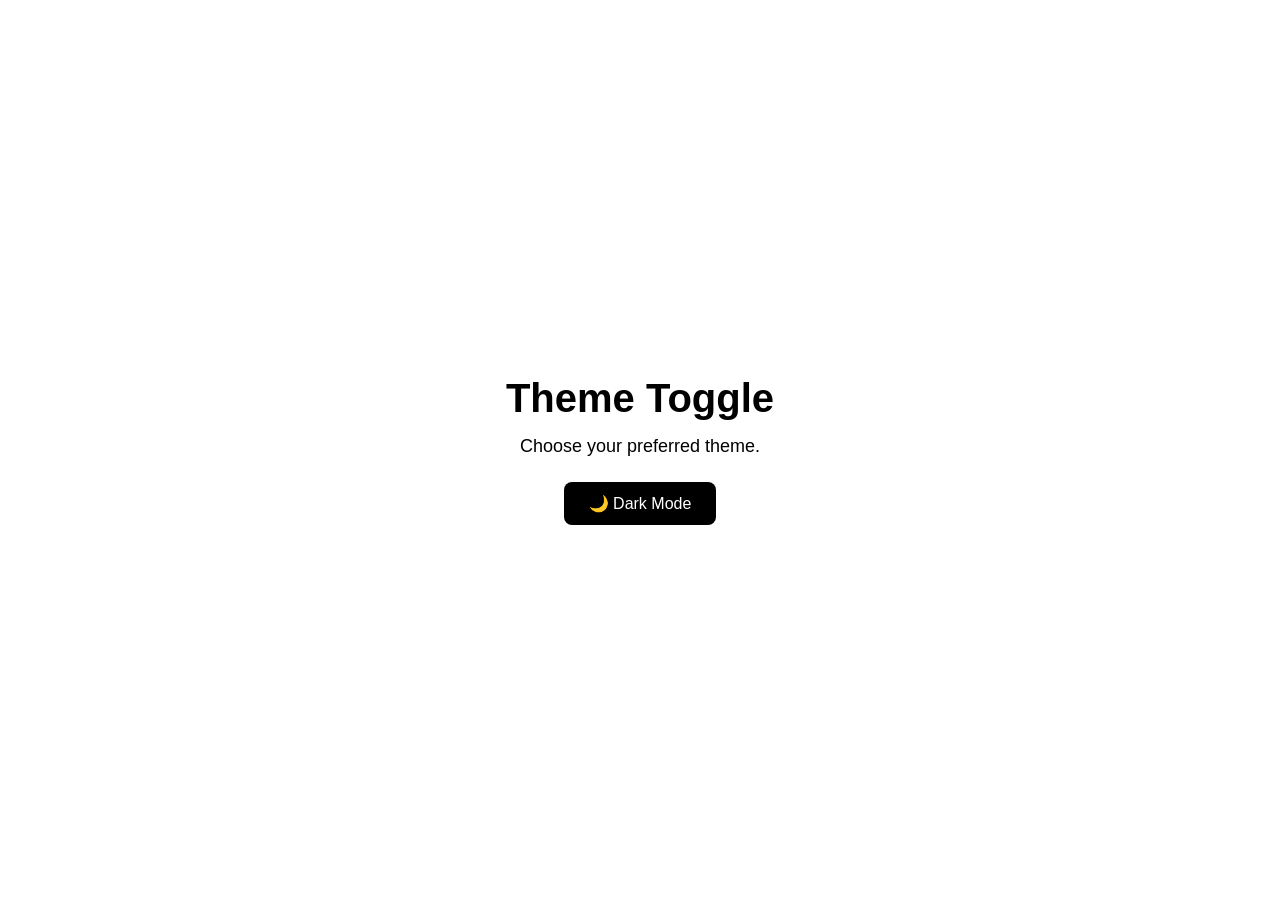
<file: DOM/index.html>
<!DOCTYPE html>
<html lang="en">
<head>
    <meta charset="UTF-8">
    <meta name="viewport" content="width=device-width, initial-scale=1.0">
    <title>Theme Toggle</title>
    <link rel="stylesheet" href="style.css">
</head>
<body>

    <div class="container">
        <h1>Theme Toggle</h1>

        <p>
            Choose your preferred theme.
        </p>

        <button id="themeBtn">🌙 Dark Mode</button>
    </div>

    <script src="script.js"></script>
</body>
</html>
</file>
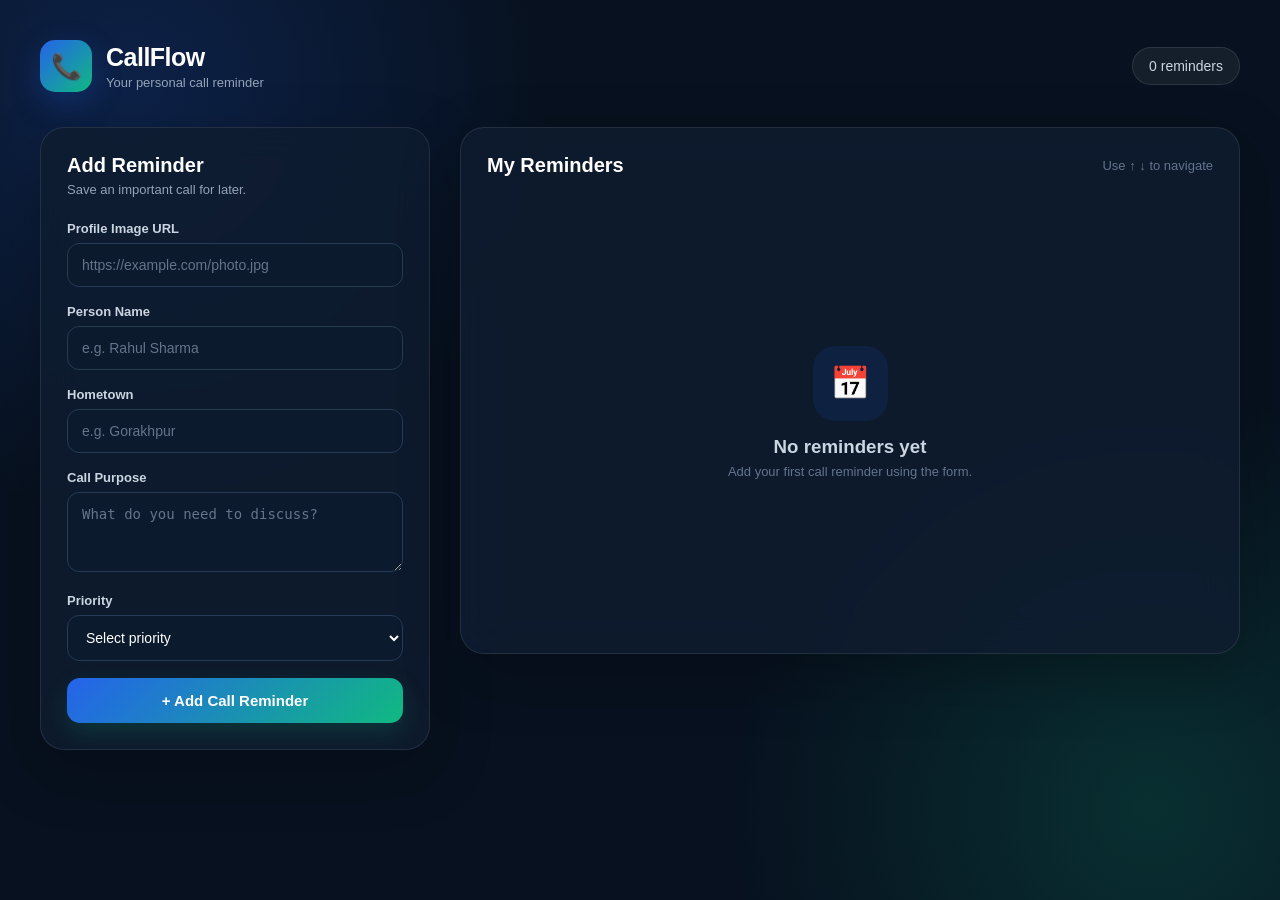
<file: callup.html>
<!DOCTYPE html>
<html lang="en">
<head>
    <meta charset="UTF-8">
    <meta name="viewport" content="width=device-width, initial-scale=1.0">
    <title>CallFlow — Call Reminder</title>

    <style>
        /* =========================
           RESET
        ========================== */

        * {
            margin: 0;
            padding: 0;
            box-sizing: border-box;
        }

        /* =========================
           BODY
        ========================== */

        body {
            min-height: 100vh;
            font-family: Inter, Arial, sans-serif;

            background:
                radial-gradient(circle at 10% 10%, rgba(37, 99, 235, 0.20), transparent 30%),
                radial-gradient(circle at 90% 90%, rgba(16, 185, 129, 0.18), transparent 30%),
                #07111f;

            color: white;
            padding: 40px 20px;
        }

        /* =========================
           MAIN CONTAINER
        ========================== */

        .app {
            width: 100%;
            max-width: 1200px;
            margin: auto;
        }

        /* =========================
           HEADER
        ========================== */

        .header {
            display: flex;
            justify-content: space-between;
            align-items: center;
            margin-bottom: 35px;
        }

        .logo-area {
            display: flex;
            align-items: center;
            gap: 14px;
        }

        .logo {
            width: 52px;
            height: 52px;

            display: flex;
            justify-content: center;
            align-items: center;

            border-radius: 15px;

            background: linear-gradient(
                135deg,
                #2563eb,
                #10b981
            );

            font-size: 25px;

            box-shadow:
                0 10px 30px rgba(37, 99, 235, 0.25);
        }

        .logo-text h1 {
            font-size: 25px;
            letter-spacing: -0.5px;
        }

        .logo-text p {
            color: #94a3b8;
            font-size: 13px;
            margin-top: 3px;
        }

        .counter {
            padding: 10px 16px;
            border-radius: 30px;

            background: rgba(255, 255, 255, 0.06);
            border: 1px solid rgba(255, 255, 255, 0.10);

            color: #cbd5e1;
            font-size: 14px;
        }

        /* =========================
           LAYOUT
        ========================== */

        .layout {
            display: grid;
            grid-template-columns: 390px 1fr;
            gap: 30px;
            align-items: start;
        }

        /* =========================
           PANELS
        ========================== */

        .panel {
            background: rgba(15, 29, 48, 0.82);

            border: 1px solid rgba(255, 255, 255, 0.09);

            border-radius: 24px;

            padding: 26px;

            backdrop-filter: blur(18px);

            box-shadow:
                0 20px 60px rgba(0, 0, 0, 0.25);
        }

        .panel-title {
            margin-bottom: 24px;
        }

        .panel-title h2 {
            font-size: 20px;
            margin-bottom: 5px;
        }

        .panel-title p {
            color: #94a3b8;
            font-size: 13px;
        }

        /* =========================
           FORM
        ========================== */

        .form-group {
            margin-bottom: 17px;
        }

        label {
            display: block;
            margin-bottom: 7px;

            color: #cbd5e1;
            font-size: 13px;
            font-weight: 600;
        }

        input,
        textarea,
        select {
            width: 100%;

            padding: 13px 14px;

            border-radius: 12px;

            border: 1px solid #263b56;

            background: #0b1a2c;

            color: white;

            outline: none;

            font-size: 14px;

            transition: 0.25s;
        }

        textarea {
            resize: vertical;
            min-height: 80px;
        }

        input::placeholder,
        textarea::placeholder {
            color: #64748b;
        }

        input:focus,
        textarea:focus,
        select:focus {
            border-color: #10b981;

            box-shadow:
                0 0 0 3px rgba(16, 185, 129, 0.12);
        }

        select {
            cursor: pointer;
        }

        option {
            background: #0b1a2c;
        }

        /* =========================
           ERROR MESSAGE
        ========================== */

        .error {
            color: #fb7185;
            font-size: 12px;
            margin-top: 6px;
            display: none;
        }

        /* =========================
           BUTTON
        ========================== */

        .add-btn {
            width: 100%;

            border: none;
            border-radius: 13px;

            padding: 14px;

            color: white;

            font-size: 15px;
            font-weight: 700;

            cursor: pointer;

            background: linear-gradient(
                135deg,
                #2563eb,
                #10b981
            );

            box-shadow:
                0 10px 25px rgba(16, 185, 129, 0.18);

            transition: 0.25s;
        }

        .add-btn:hover {
            transform: translateY(-2px);

            box-shadow:
                0 14px 30px rgba(16, 185, 129, 0.25);
        }

        .add-btn:active {
            transform: translateY(0);
        }

        /* =========================
           RIGHT SECTION
        ========================== */

        .reminders-header {
            display: flex;
            justify-content: space-between;
            align-items: center;

            margin-bottom: 20px;
        }

        .reminders-header h2 {
            font-size: 20px;
        }

        .reminders-header span {
            color: #64748b;
            font-size: 13px;
        }

        /* =========================
           CARD STACK
        ========================== */

        .cards-area {
            min-height: 430px;

            display: flex;
            justify-content: center;
            align-items: center;

            position: relative;
        }

        .card {
            width: 100%;

            min-height: 360px;

            background:
                linear-gradient(
                    145deg,
                    rgba(20, 43, 70, 0.98),
                    rgba(10, 27, 45, 0.98)
                );

            border: 1px solid rgba(255, 255, 255, 0.10);

            border-radius: 24px;

            padding: 30px;

            position: absolute;

            box-shadow:
                0 25px 70px rgba(0, 0, 0, 0.35);

            transition: 0.35s ease;
        }

        .card:nth-child(2) {
            transform: translateY(12px) scale(0.96);
            opacity: 0.55;
            z-index: 0;
        }

        .card:nth-child(3) {
            transform: translateY(22px) scale(0.92);
            opacity: 0.25;
            z-index: -1;
        }

        .card.active {
            transform: translateY(0) scale(1);
            opacity: 1;
            z-index: 5;
        }

        /* =========================
           CARD TOP
        ========================== */

        .card-top {
            display: flex;
            justify-content: space-between;
            align-items: flex-start;

            margin-bottom: 25px;
        }

        .person {
            display: flex;
            align-items: center;
            gap: 15px;
        }

        .avatar {
            width: 65px;
            height: 65px;

            border-radius: 18px;

            object-fit: cover;

            border: 2px solid rgba(16, 185, 129, 0.6);

            background: #12253c;
        }

        .person h3 {
            font-size: 21px;
            margin-bottom: 5px;
        }

        .person p {
            color: #94a3b8;
            font-size: 13px;
        }

        /* =========================
           PRIORITY
        ========================== */

        .priority {
            padding: 7px 11px;
            border-radius: 20px;

            font-size: 11px;
            font-weight: 700;

            text-transform: uppercase;
        }

        .priority.high {
            background: rgba(239, 68, 68, 0.12);
            color: #fb7185;
        }

        .priority.medium {
            background: rgba(245, 158, 11, 0.12);
            color: #fbbf24;
        }

        .priority.low {
            background: rgba(16, 185, 129, 0.12);
            color: #34d399;
        }

        /* =========================
           CARD DETAILS
        ========================== */

        .details {
            display: grid;
            grid-template-columns: 1fr 1fr;
            gap: 12px;

            margin-bottom: 25px;
        }

        .detail-box {
            padding: 15px;

            border-radius: 15px;

            background: rgba(255, 255, 255, 0.045);

            border: 1px solid rgba(255, 255, 255, 0.06);
        }

        .detail-box small {
            color: #64748b;
            display: block;
            margin-bottom: 5px;
            font-size: 11px;
        }

        .detail-box strong {
            color: #e2e8f0;
            font-size: 14px;
        }

        .purpose {
            padding: 17px;

            border-left: 3px solid #10b981;

            background: rgba(16, 185, 129, 0.05);

            border-radius: 10px;

            color: #cbd5e1;

            font-size: 14px;

            line-height: 1.6;

            margin-bottom: 22px;
        }

        /* =========================
           CARD ACTIONS
        ========================== */

        .card-actions {
            display: flex;
            justify-content: space-between;
            align-items: center;
        }

        .nav-buttons {
            display: flex;
            gap: 10px;
        }

        .nav-btn,
        .delete-btn {
            border: none;
            cursor: pointer;

            border-radius: 11px;

            padding: 10px 16px;

            font-size: 13px;
            font-weight: 600;

            transition: 0.2s;
        }

        .nav-btn {
            color: #dbeafe;
            background: #163457;
        }

        .nav-btn:hover {
            background: #1d4d7d;
            transform: translateY(-1px);
        }

        .delete-btn {
            background: rgba(239, 68, 68, 0.10);
            color: #fb7185;
        }

        .delete-btn:hover {
            background: rgba(239, 68, 68, 0.18);
        }

        /* =========================
           EMPTY STATE
        ========================== */

        .empty {
            text-align: center;
            color: #64748b;
        }

        .empty-icon {
            width: 75px;
            height: 75px;

            margin: 0 auto 15px;

            display: flex;
            justify-content: center;
            align-items: center;

            border-radius: 22px;

            background: rgba(37, 99, 235, 0.10);

            font-size: 32px;
        }

        .empty h3 {
            color: #cbd5e1;
            margin-bottom: 6px;
        }

        .empty p {
            font-size: 13px;
        }

        /* =========================
           RESPONSIVE
        ========================== */

        @media (max-width: 850px) {

            .layout {
                grid-template-columns: 1fr;
            }

            .cards-area {
                min-height: 450px;
            }
        }

        @media (max-width: 550px) {

            body {
                padding: 20px 12px;
            }

            .header {
                align-items: flex-start;
            }

            .counter {
                display: none;
            }

            .panel {
                padding: 20px;
            }

            .card {
                padding: 22px;
            }

            .details {
                grid-template-columns: 1fr;
            }

            .card-top {
                flex-direction: column;
                gap: 15px;
            }
        }
    </style>
</head>

<body>

    <div class="app">

        <!-- HEADER -->
        <header class="header">

            <div class="logo-area">

                <div class="logo">
                    📞
                </div>

                <div class="logo-text">
                    <h1>CallFlow</h1>
                    <p>Your personal call reminder</p>
                </div>

            </div>

            <div class="counter">
                <span id="countDisplay">0</span> reminders
            </div>

        </header>


        <div class="layout">

            <!-- =========================
                 FORM
            ========================== -->

            <section class="panel">

                <div class="panel-title">
                    <h2>Add Reminder</h2>
                    <p>Save an important call for later.</p>
                </div>


                <form id="reminderForm">

                    <!-- IMAGE -->
                    <div class="form-group">

                        <label for="image">
                            Profile Image URL
                        </label>

                        <input
                            type="url"
                            id="image"
                            placeholder="https://example.com/photo.jpg"
                        >

                        <div class="error" id="imageError">
                            Please enter a valid image URL.
                        </div>

                    </div>


                    <!-- NAME -->
                    <div class="form-group">

                        <label for="name">
                            Person Name
                        </label>

                        <input
                            type="text"
                            id="name"
                            placeholder="e.g. Rahul Sharma"
                        >

                        <div class="error" id="nameError">
                            Name is required.
                        </div>

                    </div>


                    <!-- HOMETOWN -->
                    <div class="form-group">

                        <label for="hometown">
                            Hometown
                        </label>

                        <input
                            type="text"
                            id="hometown"
                            placeholder="e.g. Gorakhpur"
                        >

                        <div class="error" id="hometownError">
                            Hometown is required.
                        </div>

                    </div>


                    <!-- PURPOSE -->
                    <div class="form-group">

                        <label for="purpose">
                            Call Purpose
                        </label>

                        <textarea
                            id="purpose"
                            placeholder="What do you need to discuss?"
                        ></textarea>

                        <div class="error" id="purposeError">
                            Please enter the call purpose.
                        </div>

                    </div>


                    <!-- PRIORITY -->
                    <div class="form-group">

                        <label for="priority">
                            Priority
                        </label>

                        <select id="priority">

                            <option value="">
                                Select priority
                            </option>

                            <option value="High">
                                🔴 High
                            </option>

                            <option value="Medium">
                                🟡 Medium
                            </option>

                            <option value="Low">
                                🟢 Low
                            </option>

                        </select>

                        <div class="error" id="priorityError">
                            Please select a priority.
                        </div>

                    </div>


                    <button
                        type="submit"
                        class="add-btn"
                    >
                        + Add Call Reminder
                    </button>

                </form>

            </section>


            <!-- =========================
                 REMINDERS
            ========================== -->

            <section class="panel">

                <div class="reminders-header">

                    <h2>My Reminders</h2>

                    <span>
                        Use ↑ ↓ to navigate
                    </span>

                </div>


                <div
                    class="cards-area"
                    id="cardsArea"
                ></div>

            </section>

        </div>

    </div>


    <script>

        /* =================================
           VARIABLES
        ================================= */

        const form = document.querySelector("#reminderForm");

        const cardsArea = document.querySelector("#cardsArea");

        const countDisplay =
            document.querySelector("#countDisplay");


        let reminders =
            JSON.parse(localStorage.getItem("callReminders")) || [];

        let currentIndex = 0;


        /* =================================
           SAVE TO LOCAL STORAGE
        ================================= */

        function saveReminders() {

            localStorage.setItem(
                "callReminders",
                JSON.stringify(reminders)
            );

        }


        /* =================================
           FORM VALIDATION
        ================================= */

        function validateForm() {

            let isValid = true;

            const image =
                document.querySelector("#image").value.trim();

            const name =
                document.querySelector("#name").value.trim();

            const hometown =
                document.querySelector("#hometown").value.trim();

            const purpose =
                document.querySelector("#purpose").value.trim();

            const priority =
                document.querySelector("#priority").value;


            // Hide all errors
            document.querySelectorAll(".error").forEach(error => {
                error.style.display = "none";
            });


            // Name
            if (name === "") {

                document.querySelector("#nameError")
                    .style.display = "block";

                isValid = false;
            }


            // Hometown
            if (hometown === "") {

                document.querySelector("#hometownError")
                    .style.display = "block";

                isValid = false;
            }


            // Purpose
            if (purpose === "") {

                document.querySelector("#purposeError")
                    .style.display = "block";

                isValid = false;
            }


            // Priority
            if (priority === "") {

                document.querySelector("#priorityError")
                    .style.display = "block";

                isValid = false;
            }


            // Image URL
            if (
                image !== "" &&
                !image.startsWith("http")
            ) {

                document.querySelector("#imageError")
                    .style.display = "block";

                isValid = false;
            }


            return isValid;
        }


        /* =================================
           ADD NEW REMINDER
        ================================= */

        form.addEventListener("submit", function(event) {

            event.preventDefault();


            if (!validateForm()) {
                return;
            }


            const image =
                document.querySelector("#image").value.trim();

            const name =
                document.querySelector("#name").value.trim();

            const hometown =
                document.querySelector("#hometown").value.trim();

            const purpose =
                document.querySelector("#purpose").value.trim();

            const priority =
                document.querySelector("#priority").value;


            const newReminder = {

                id: Date.now(),

                image:
                    image ||
                    "https://i.pravatar.cc/150?img=12",

                name: name,

                hometown: hometown,

                purpose: purpose,

                priority: priority

            };


            reminders.push(newReminder);


            // New reminder ko active card banayein
            currentIndex = reminders.length - 1;


            saveReminders();

            renderCards();


            // Form reset
            form.reset();

        });


        /* =================================
           RENDER CARDS
        ================================= */

        function renderCards() {

            cardsArea.innerHTML = "";


            countDisplay.textContent =
                reminders.length;


            // Empty state
            if (reminders.length === 0) {

                cardsArea.innerHTML = `

                    <div class="empty">

                        <div class="empty-icon">
                            📅
                        </div>

                        <h3>No reminders yet</h3>

                        <p>
                            Add your first call reminder
                            using the form.
                        </p>

                    </div>

                `;

                return;
            }


            /*
                Cards ko stack ki tarah render karenge.
            */

            reminders.forEach((reminder, index) => {

                const card =
                    document.createElement("div");

                card.className = "card";


                if (index === currentIndex) {

                    card.classList.add("active");

                }


                const priorityClass =
                    reminder.priority.toLowerCase();


                card.innerHTML = `

                    <div class="card-top">

                        <div class="person">

                            <img
                                class="avatar"
                                src="${reminder.image}"
                                alt="${reminder.name}"
                                onerror="this.src='https://i.pravatar.cc/150?img=12'"
                            >

                            <div>

                                <h3>
                                    ${reminder.name}
                                </h3>

                                <p>
                                    📍 ${reminder.hometown}
                                </p>

                            </div>

                        </div>


                        <span
                            class="priority ${priorityClass}"
                        >
                            ${reminder.priority}
                        </span>

                    </div>


                    <div class="details">

                        <div class="detail-box">

                            <small>
                                CONTACT
                            </small>

                            <strong>
                                📞 Call
                            </strong>

                        </div>


                        <div class="detail-box">

                            <small>
                                PRIORITY
                            </small>

                            <strong>
                                ${reminder.priority}
                            </strong>

                        </div>

                    </div>


                    <div class="purpose">

                        <strong>
                            Call Purpose
                        </strong>

                        <br>

                        ${reminder.purpose}

                    </div>


                    <div class="card-actions">

                        <div class="nav-buttons">

                            <button
                                class="nav-btn"
                                onclick="moveUp()"
                            >
                                ↑ Up
                            </button>

                            <button
                                class="nav-btn"
                                onclick="moveDown()"
                            >
                                ↓ Down
                            </button>

                        </div>


                        <button
                            class="delete-btn"
                            onclick="deleteReminder(${reminder.id})"
                        >
                            🗑 Delete
                        </button>

                    </div>

                `;


                cardsArea.appendChild(card);

            });

        }


        /* =================================
           MOVE UP
        ================================= */

        function moveUp() {

            if (reminders.length === 0) {
                return;
            }


            currentIndex--;


            // Loop to last card
            if (currentIndex < 0) {

                currentIndex =
                    reminders.length - 1;

            }


            renderCards();

        }


        /* =================================
           MOVE DOWN
        ================================= */

        function moveDown() {

            if (reminders.length === 0) {
                return;
            }


            currentIndex++;


            // Loop to first card
            if (
                currentIndex >=
                reminders.length
            ) {

                currentIndex = 0;

            }


            renderCards();

        }


        /* =================================
           DELETE REMINDER
        ================================= */

        function deleteReminder(id) {

            reminders =
                reminders.filter(
                    reminder => reminder.id !== id
                );


            if (
                currentIndex >=
                reminders.length
            ) {

                currentIndex =
                    Math.max(0, reminders.length - 1);

            }


            saveReminders();

            renderCards();

        }


        /* =================================
           INITIAL RENDER
        ================================= */

        renderCards();

    </script>

</body>
</html>
</file>
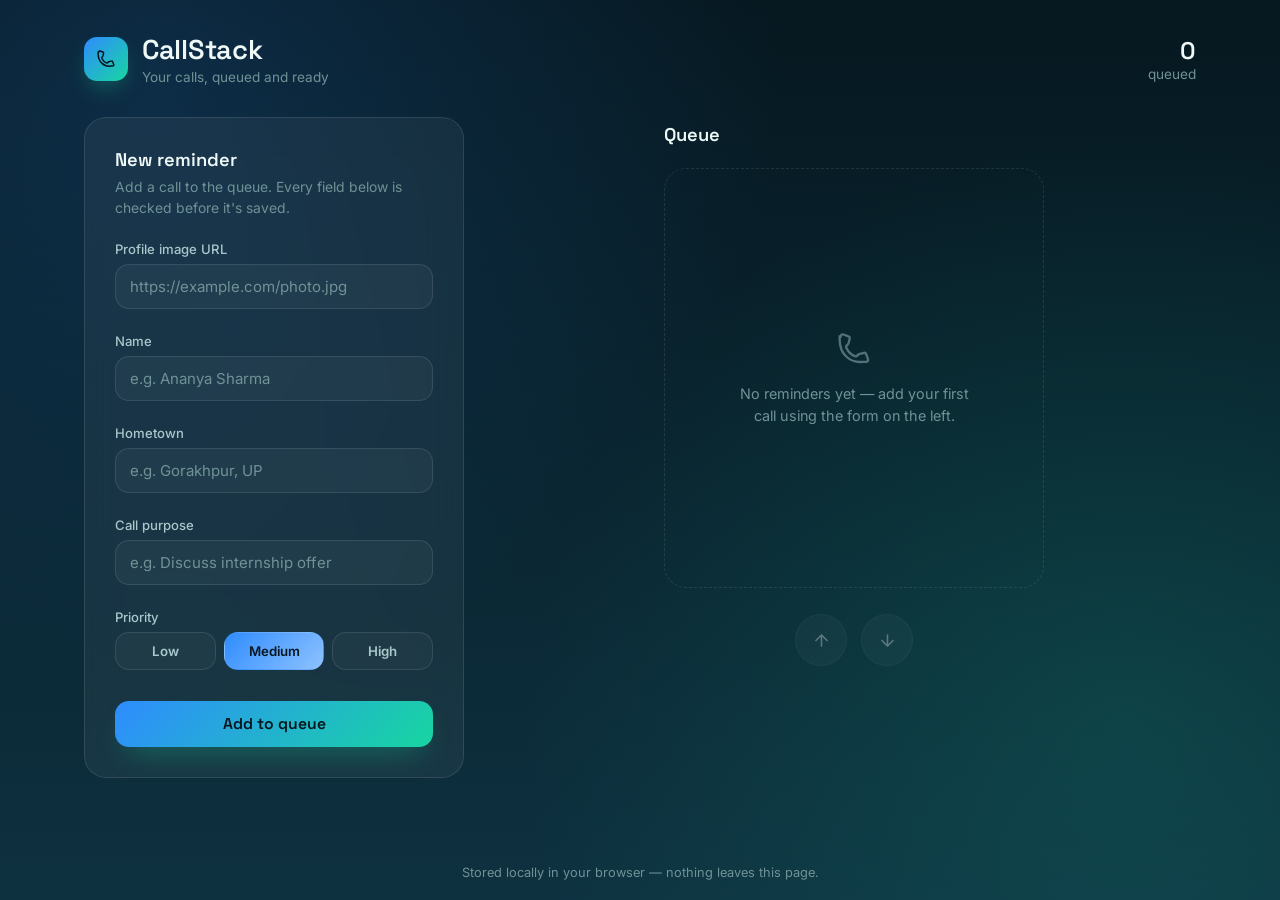
<file: callup2.html>
<!DOCTYPE html>
<html lang="en">
<head>
<meta charset="UTF-8">
<meta name="viewport" content="width=device-width, initial-scale=1.0">
<title>CallStack — Call Reminder Queue</title>
<link rel="preconnect" href="https://fonts.googleapis.com">
<link rel="preconnect" href="https://fonts.gstatic.com" crossorigin>
<link href="https://fonts.googleapis.com/css2?family=Space+Grotesk:wght@500;600;700&family=Inter:wght@400;500;600;700&display=swap" rel="stylesheet">
<style>
  :root{
    --bg-0:#061820;
    --bg-1:#0a2531;
    --bg-2:#0e3140;
    --surface:rgba(255,255,255,0.05);
    --surface-strong:rgba(255,255,255,0.085);
    --border:rgba(255,255,255,0.1);
    --blue-500:#2f8cff;
    --blue-300:#8ec2ff;
    --green-500:#17d6a0;
    --green-300:#79f4cb;
    --text-0:#eef8f6;
    --text-1:#a9c8cb;
    --text-2:#6f9296;
    --danger:#ff8f7d;
    --gradient:linear-gradient(135deg,var(--blue-500),var(--green-500));
    --radius-lg:22px;
    --radius-md:14px;
    --shadow-glow:0 20px 60px -20px rgba(23,214,160,0.25), 0 20px 60px -30px rgba(47,140,255,0.25);
  }

  *{margin:0;padding:0;box-sizing:border-box;}

  html,body{
    min-height:100%;
    background:
      radial-gradient(circle at 12% 8%, rgba(47,140,255,0.16), transparent 45%),
      radial-gradient(circle at 88% 82%, rgba(23,214,160,0.14), transparent 45%),
      linear-gradient(180deg,var(--bg-0),var(--bg-1) 55%, var(--bg-2));
    color:var(--text-0);
    font-family:'Inter',system-ui,sans-serif;
    -webkit-font-smoothing:antialiased;
  }

  body{
    min-height:100vh;
    display:flex;
    flex-direction:column;
    overflow-x:hidden;
  }

  h1,h2,h3{font-family:'Space Grotesk',sans-serif;}

  a{color:inherit;}

  /* ---------- Header ---------- */
  .site-header{
    display:flex;
    align-items:center;
    justify-content:space-between;
    gap:16px;
    padding:32px clamp(20px,5vw,64px) 8px;
    max-width:1240px;
    width:100%;
    margin:0 auto;
  }

  .brand{
    display:flex;
    align-items:center;
    gap:14px;
  }

  .brand-mark{
    width:44px;height:44px;
    border-radius:13px;
    background:var(--gradient);
    display:flex;align-items:center;justify-content:center;
    box-shadow:0 10px 24px -8px rgba(23,214,160,0.45);
    flex-shrink:0;
  }
  .brand-mark svg{width:22px;height:22px;}

  .brand-text h1{
    font-size:clamp(1.35rem,2.4vw,1.7rem);
    font-weight:600;
    letter-spacing:-0.01em;
  }
  .brand-text p{
    font-size:0.85rem;
    color:var(--text-2);
    margin-top:2px;
  }

  .header-stat{
    text-align:right;
    font-size:0.85rem;
    color:var(--text-2);
  }
  .header-stat strong{
    display:block;
    font-family:'Space Grotesk',sans-serif;
    font-size:1.5rem;
    color:var(--text-0);
    font-weight:600;
  }

  /* ---------- Layout ---------- */
  main.layout{
    flex:1;
    width:100%;
    max-width:1240px;
    margin:0 auto;
    padding:24px clamp(20px,5vw,64px) 64px;
    display:grid;
    grid-template-columns:minmax(300px,380px) 1fr;
    gap:clamp(24px,4vw,48px);
    align-items:start;
  }

  @media (max-width:900px){
    main.layout{grid-template-columns:1fr;}
  }

  section.panel{
    background:var(--surface);
    border:1px solid var(--border);
    border-radius:var(--radius-lg);
    padding:clamp(22px,3vw,30px);
    backdrop-filter:blur(18px);
  }

  .panel h2{
    font-size:1.15rem;
    font-weight:600;
    margin-bottom:6px;
  }
  .panel .subtitle{
    font-size:0.87rem;
    color:var(--text-2);
    margin-bottom:22px;
    line-height:1.5;
  }

  /* ---------- Form ---------- */
  .field{
    margin-bottom:18px;
    position:relative;
  }
  .field label{
    display:block;
    font-size:0.82rem;
    color:var(--text-1);
    margin-bottom:7px;
    font-weight:500;
  }
  .field input[type="text"],
  .field input[type="url"]{
    width:100%;
    background:rgba(255,255,255,0.04);
    border:1px solid var(--border);
    border-radius:var(--radius-md);
    padding:12px 14px;
    color:var(--text-0);
    font-family:'Inter',sans-serif;
    font-size:0.94rem;
    transition:border-color .18s ease, background .18s ease, box-shadow .18s ease;
  }
  .field input::placeholder{color:var(--text-2);}
  .field input:focus{
    outline:none;
    border-color:var(--blue-300);
    background:rgba(255,255,255,0.06);
    box-shadow:0 0 0 3px rgba(47,140,255,0.18);
  }
  .field.invalid input{
    border-color:var(--danger);
    box-shadow:0 0 0 3px rgba(255,143,125,0.14);
    animation:shake .32s ease;
  }
  .field-error{
    display:block;
    font-size:0.78rem;
    color:var(--danger);
    margin-top:6px;
    max-height:0;
    overflow:hidden;
    opacity:0;
    transition:max-height .18s ease, opacity .18s ease;
  }
  .field.invalid .field-error{
    max-height:40px;
    opacity:1;
  }

  @keyframes shake{
    0%,100%{transform:translateX(0);}
    25%{transform:translateX(-4px);}
    75%{transform:translateX(4px);}
  }

  .priority-group{
    display:flex;
    gap:8px;
  }
  .priority-group input{position:absolute;opacity:0;width:0;height:0;}
  .priority-group label{
    flex:1;
    text-align:center;
    padding:10px 8px;
    border-radius:var(--radius-md);
    border:1px solid var(--border);
    background:rgba(255,255,255,0.03);
    font-size:0.83rem;
    font-weight:600;
    color:var(--text-1);
    cursor:pointer;
    transition:all .18s ease;
    user-select:none;
  }
  .priority-group input:checked + label{
    color:var(--bg-0);
    border-color:transparent;
  }
  .priority-group input:focus-visible + label{
    box-shadow:0 0 0 3px rgba(47,140,255,0.3);
  }
  #p-low:checked + label{background:linear-gradient(135deg,var(--green-500),var(--green-300));}
  #p-medium:checked + label{background:linear-gradient(135deg,var(--blue-500),var(--blue-300));}
  #p-high:checked + label{background:linear-gradient(135deg,var(--blue-500),var(--green-500)); box-shadow:0 0 0 3px rgba(23,214,160,0.25);}

  .submit-btn{
    width:100%;
    margin-top:6px;
    padding:13px 18px;
    border:none;
    border-radius:var(--radius-md);
    background:var(--gradient);
    color:#04141a;
    font-family:'Space Grotesk',sans-serif;
    font-weight:600;
    font-size:0.98rem;
    cursor:pointer;
    transition:transform .15s ease, box-shadow .15s ease;
    box-shadow:0 14px 30px -12px rgba(23,214,160,0.4);
  }
  .submit-btn:hover{transform:translateY(-2px);}
  .submit-btn:active{transform:translateY(0px) scale(.98);}

  /* ---------- Stage ---------- */
  section.stage{
    display:flex;
    flex-direction:column;
    align-items:center;
    padding-top:6px;
  }

  .stage-header{
    width:100%;
    max-width:380px;
    display:flex;
    align-items:baseline;
    justify-content:space-between;
    margin-bottom:22px;
  }
  .stage-header h2{font-size:1.15rem;font-weight:600;}
  .counter{
    font-size:0.85rem;
    color:var(--text-2);
    font-weight:500;
  }

  .deck-wrap{
    position:relative;
    width:min(380px,88vw);
    height:420px;
  }

  .deck{
    position:relative;
    width:100%;
    height:100%;
  }

  .card{
    position:absolute;
    inset:0;
    background:linear-gradient(165deg,rgba(255,255,255,0.075),rgba(255,255,255,0.03));
    border:1px solid var(--border);
    border-radius:var(--radius-lg);
    padding:26px;
    display:flex;
    flex-direction:column;
    backdrop-filter:blur(16px);
    box-shadow:var(--shadow-glow);
    transition:transform .48s cubic-bezier(.22,1,.36,1), opacity .4s ease;
    will-change:transform,opacity;
  }

  .card.pos-0{transform:translateY(0) scale(1) rotate(0deg); opacity:1; z-index:40; pointer-events:auto;}
  .card.pos-1{transform:translateY(16px) scale(.945) rotate(-2.2deg); opacity:.82; z-index:30; pointer-events:none;}
  .card.pos-2{transform:translateY(30px) scale(.895) rotate(2deg); opacity:.5; z-index:20; pointer-events:none;}
  .card.pos-3{transform:translateY(42px) scale(.85) rotate(-1.4deg); opacity:.22; z-index:10; pointer-events:none;}
  .card.pos-hidden{transform:translateY(50px) scale(.8) rotate(0deg); opacity:0; z-index:0; pointer-events:none;}
  .card.leaving{transform:translateY(-46px) scale(.82) rotate(-4deg) !important; opacity:0 !important; transition:transform .28s ease, opacity .24s ease !important;}

  .card-delete{
    position:absolute;
    top:16px; right:16px;
    width:28px;height:28px;
    border-radius:50%;
    border:1px solid var(--border);
    background:rgba(255,255,255,0.05);
    color:var(--text-2);
    display:flex;align-items:center;justify-content:center;
    cursor:pointer;
    transition:all .16s ease;
  }
  .card-delete:hover{background:rgba(255,143,125,0.14); color:var(--danger); border-color:rgba(255,143,125,0.3);}
  .card-delete svg{width:13px;height:13px;}

  .card-top{
    display:flex;
    align-items:center;
    gap:14px;
    margin-bottom:18px;
  }
  .avatar{
    width:58px;height:58px;
    border-radius:50%;
    object-fit:cover;
    border:2px solid rgba(255,255,255,0.15);
    flex-shrink:0;
    background:var(--bg-1);
  }
  .card-name{font-size:1.2rem;font-weight:600;letter-spacing:-0.01em;}
  .card-hometown{
    display:flex;align-items:center;gap:5px;
    font-size:0.84rem;color:var(--text-2);
    margin-top:3px;
  }
  .card-hometown svg{width:12px;height:12px;flex-shrink:0;}

  .card-purpose{
    font-size:0.98rem;
    line-height:1.55;
    color:var(--text-1);
    flex:1;
    overflow:hidden;
    display:-webkit-box;
    -webkit-line-clamp:5;
    -webkit-box-orient:vertical;
  }

  .priority-pill{
    align-self:flex-start;
    margin-top:16px;
    padding:6px 13px;
    border-radius:999px;
    font-size:0.75rem;
    font-weight:600;
    color:var(--bg-0);
  }
  .priority-pill.priority-low{background:linear-gradient(135deg,var(--green-500),var(--green-300));}
  .priority-pill.priority-medium{background:linear-gradient(135deg,var(--blue-500),var(--blue-300));}
  .priority-pill.priority-high{background:linear-gradient(135deg,var(--blue-500),var(--green-500)); animation:pulseGlow 2.1s ease-in-out infinite;}

  @keyframes pulseGlow{
    0%,100%{box-shadow:0 0 0 0 rgba(23,214,160,0.35);}
    50%{box-shadow:0 0 0 6px rgba(23,214,160,0.12);}
  }

  .empty-state{
    position:absolute; inset:0;
    display:flex;
    flex-direction:column;
    align-items:center;
    justify-content:center;
    text-align:center;
    gap:14px;
    border:1.5px dashed var(--border);
    border-radius:var(--radius-lg);
    padding:30px;
    color:var(--text-2);
  }
  .empty-state svg{width:40px;height:40px;opacity:.7;}
  .empty-state p{font-size:0.9rem;max-width:230px;line-height:1.5;}

  .controls{
    display:flex;
    gap:14px;
    margin-top:26px;
  }
  .ctrl-btn{
    width:52px;height:52px;
    border-radius:50%;
    border:1px solid var(--border);
    background:var(--surface-strong);
    color:var(--text-0);
    display:flex;align-items:center;justify-content:center;
    cursor:pointer;
    transition:transform .15s ease, border-color .15s ease, background .15s ease;
  }
  .ctrl-btn svg{width:19px;height:19px;}
  .ctrl-btn:hover:not(:disabled){
    border-color:var(--blue-300);
    background:rgba(47,140,255,0.14);
    transform:translateY(-2px);
  }
  .ctrl-btn:active:not(:disabled){transform:translateY(0) scale(.94);}
  .ctrl-btn:disabled{opacity:.35; cursor:not-allowed;}

  footer{
    text-align:center;
    padding:20px;
    font-size:0.8rem;
    color:var(--text-2);
  }

  @media (prefers-reduced-motion: reduce){
    .card, .submit-btn, .ctrl-btn, .field input, .priority-pill{transition:none !important; animation:none !important;}
  }
</style>
</head>
<body>

  <header class="site-header">
    <div class="brand">
      <div class="brand-mark">
        <svg viewBox="0 0 24 24" fill="none"><path d="M4 4.5c0-1 .8-1.5 1.6-1.2l3 1.1c.6.2.9.8.8 1.4l-.7 2.8a1.3 1.3 0 0 1-.6.8c-.6.4-1 1.1-.7 1.8 1 2.3 2.8 4.1 5.1 5.1.7.3 1.4-.1 1.8-.7.2-.3.5-.5.8-.6l2.8-.7c.6-.1 1.2.2 1.4.8l1.1 3c.3.8-.2 1.6-1.2 1.6h-1.9C9.3 20.6 3.4 14.7 3.4 6.4V4.5Z" stroke="#04141a" stroke-width="1.6"/></svg>
      </div>
      <div class="brand-text">
        <h1>CallStack</h1>
        <p>Your calls, queued and ready</p>
      </div>
    </div>
    <div class="header-stat">
      <strong id="totalCount">0</strong>
      queued
    </div>
  </header>

  <main class="layout">

    <section class="panel">
      <h2>New reminder</h2>
      <p class="subtitle">Add a call to the queue. Every field below is checked before it's saved.</p>

      <form id="reminderForm" novalidate>
        <div class="field" data-field="image">
          <label for="inputImage">Profile image URL</label>
          <input type="url" id="inputImage" placeholder="https://example.com/photo.jpg" autocomplete="off">
          <span class="field-error">Enter a valid image link starting with http:// or https://</span>
        </div>

        <div class="field" data-field="name">
          <label for="inputName">Name</label>
          <input type="text" id="inputName" placeholder="e.g. Ananya Sharma" autocomplete="off">
          <span class="field-error">Name can't be empty</span>
        </div>

        <div class="field" data-field="hometown">
          <label for="inputHometown">Hometown</label>
          <input type="text" id="inputHometown" placeholder="e.g. Gorakhpur, UP" autocomplete="off">
          <span class="field-error">Hometown can't be empty</span>
        </div>

        <div class="field" data-field="purpose">
          <label for="inputPurpose">Call purpose</label>
          <input type="text" id="inputPurpose" placeholder="e.g. Discuss internship offer" autocomplete="off">
          <span class="field-error">Tell us what the call is about</span>
        </div>

        <div class="field" data-field="priority">
          <label>Priority</label>
          <div class="priority-group">
            <input type="radio" name="priority" id="p-low" value="low">
            <label for="p-low">Low</label>
            <input type="radio" name="priority" id="p-medium" value="medium" checked>
            <label for="p-medium">Medium</label>
            <input type="radio" name="priority" id="p-high" value="high">
            <label for="p-high">High</label>
          </div>
        </div>

        <button type="submit" class="submit-btn">Add to queue</button>
      </form>
    </section>

    <section class="stage">
      <div class="stage-header">
        <h2>Queue</h2>
        <span class="counter" id="counter"></span>
      </div>

      <div class="deck-wrap">
        <div class="deck" id="deck"></div>
        <div class="empty-state" id="emptyState">
          <svg viewBox="0 0 24 24" fill="none" stroke="currentColor" stroke-width="1.4"><path d="M4 4.5c0-1 .8-1.5 1.6-1.2l3 1.1c.6.2.9.8.8 1.4l-.7 2.8a1.3 1.3 0 0 1-.6.8c-.6.4-1 1.1-.7 1.8 1 2.3 2.8 4.1 5.1 5.1.7.3 1.4-.1 1.8-.7.2-.3.5-.5.8-.6l2.8-.7c.6-.1 1.2.2 1.4.8l1.1 3c.3.8-.2 1.6-1.2 1.6h-1.9C9.3 20.6 3.4 14.7 3.4 6.4V4.5Z"/></svg>
          <p>No reminders yet — add your first call using the form on the left.</p>
        </div>
      </div>

      <div class="controls">
        <button class="ctrl-btn" id="btnUp" type="button" aria-label="Previous reminder">
          <svg viewBox="0 0 24 24" fill="none" stroke="currentColor" stroke-width="2" stroke-linecap="round" stroke-linejoin="round"><path d="M12 19V5M5 12l7-7 7 7"/></svg>
        </button>
        <button class="ctrl-btn" id="btnDown" type="button" aria-label="Next reminder">
          <svg viewBox="0 0 24 24" fill="none" stroke="currentColor" stroke-width="2" stroke-linecap="round" stroke-linejoin="round"><path d="M12 5v14M19 12l-7 7-7-7"/></svg>
        </button>
      </div>
    </section>

  </main>

  <footer>Stored locally in your browser — nothing leaves this page.</footer>

<script>
(function(){
  "use strict";

  const STORAGE_KEY = "callstack_reminders_v1";
  const FALLBACK_AVATAR = "data:image/svg+xml;utf8," + encodeURIComponent(
    '<svg xmlns="http://www.w3.org/2000/svg" viewBox="0 0 64 64">' +
    '<defs><linearGradient id="g" x1="0" y1="0" x2="1" y2="1">' +
    '<stop offset="0" stop-color="#2f8cff"/><stop offset="1" stop-color="#17d6a0"/></linearGradient></defs>' +
    '<circle cx="32" cy="32" r="32" fill="url(#g)"/>' +
    '<circle cx="32" cy="25" r="10" fill="#04141a" opacity="0.85"/>' +
    '<path d="M12 54c4-11 14-16 20-16s16 5 20 16" fill="#04141a" opacity="0.85"/>' +
    '</svg>'
  );

  let reminders = [];
  try{
    reminders = JSON.parse(localStorage.getItem(STORAGE_KEY)) || [];
  }catch(e){ reminders = []; }

  let currentIndex = 0;
  const cardNodes = new Map();

  const deckEl = document.getElementById("deck");
  const emptyStateEl = document.getElementById("emptyState");
  const counterEl = document.getElementById("counter");
  const totalCountEl = document.getElementById("totalCount");
  const btnUp = document.getElementById("btnUp");
  const btnDown = document.getElementById("btnDown");
  const form = document.getElementById("reminderForm");

  function escapeHtml(str){
    return String(str).replace(/[&<>"']/g, c => ({
      "&":"&amp;", "<":"&lt;", ">":"&gt;", '"':"&quot;", "'":"&#39;"
    }[c]));
  }

  function saveReminders(){
    localStorage.setItem(STORAGE_KEY, JSON.stringify(reminders));
  }

  function orderedFromCurrent(){
    const n = reminders.length;
    if(!n) return [];
    const out = [];
    for(let i = 0; i < n; i++){
      out.push(reminders[(currentIndex + i) % n]);
    }
    return out;
  }

  function createCardElement(r){
    const el = document.createElement("article");
    el.className = "card";
    el.dataset.id = r.id;

    el.innerHTML =
      '<button class="card-delete" type="button" aria-label="Remove reminder">' +
        '<svg viewBox="0 0 24 24" fill="none" stroke="currentColor" stroke-width="2.2" stroke-linecap="round"><path d="M6 6l12 12M18 6L6 18"/></svg>' +
      '</button>' +
      '<div class="card-top">' +
        '<img class="avatar" alt="">' +
        '<div class="card-id">' +
          '<h3 class="card-name">' + escapeHtml(r.name) + '</h3>' +
          '<p class="card-hometown"><svg viewBox="0 0 24 24" fill="none" stroke="currentColor" stroke-width="2"><path d="M12 21s7-6.5 7-11.5A7 7 0 0 0 5 9.5C5 14.5 12 21 12 21Z"/><circle cx="12" cy="9.5" r="2.2"/></svg>' + escapeHtml(r.hometown) + '</p>' +
        '</div>' +
      '</div>' +
      '<p class="card-purpose">' + escapeHtml(r.purpose) + '</p>' +
      '<span class="priority-pill priority-' + r.priority + '">' + r.priority.charAt(0).toUpperCase() + r.priority.slice(1) + ' priority</span>';

    const img = el.querySelector(".avatar");
    img.src = r.image;
    img.addEventListener("error", function(){
      this.onerror = null;
      this.src = FALLBACK_AVATAR;
    });

    el.querySelector(".card-delete").addEventListener("click", function(e){
      e.stopPropagation();
      deleteReminder(r.id);
    });

    return el;
  }

  function render(){
    const ordered = orderedFromCurrent();

    for(const [id, node] of cardNodes){
      if(!reminders.find(r => r.id === id)){
        node.remove();
        cardNodes.delete(id);
      }
    }

    reminders.forEach(r => {
      if(!cardNodes.has(r.id)){
        const el = createCardElement(r);
        cardNodes.set(r.id, el);
        deckEl.appendChild(el);
      }
    });

    ordered.forEach((r, i) => {
      const el = cardNodes.get(r.id);
      if(!el) return;
      el.classList.remove("pos-0","pos-1","pos-2","pos-3","pos-hidden");
      if(i === 0) el.classList.add("pos-0");
      else if(i === 1) el.classList.add("pos-1");
      else if(i === 2) el.classList.add("pos-2");
      else if(i === 3) el.classList.add("pos-3");
      else el.classList.add("pos-hidden");
      el.style.zIndex = String(100 - i);
    });

    counterEl.textContent = reminders.length ? (currentIndex + 1) + " of " + reminders.length : "";
    totalCountEl.textContent = reminders.length;
    emptyStateEl.style.display = reminders.length ? "none" : "flex";

    const disableNav = reminders.length < 2;
    btnUp.disabled = disableNav;
    btnDown.disabled = disableNav;
  }

  function cycleUp(){
    if(reminders.length < 2) return;
    currentIndex = (currentIndex - 1 + reminders.length) % reminders.length;
    render();
  }
  function cycleDown(){
    if(reminders.length < 2) return;
    currentIndex = (currentIndex + 1) % reminders.length;
    render();
  }

  function deleteReminder(id){
    const el = cardNodes.get(id);
    if(el) el.classList.add("leaving");
    window.setTimeout(function(){
      const idx = reminders.findIndex(r => r.id === id);
      if(idx !== -1) reminders.splice(idx, 1);
      if(currentIndex >= reminders.length) currentIndex = Math.max(0, reminders.length - 1);
      saveReminders();
      render();
    }, 230);
  }

  btnUp.addEventListener("click", cycleUp);
  btnDown.addEventListener("click", cycleDown);

  document.addEventListener("keydown", function(e){
    const tag = document.activeElement.tagName;
    if(tag === "INPUT" || tag === "TEXTAREA" || tag === "SELECT") return;
    if(e.key === "ArrowUp"){ e.preventDefault(); cycleUp(); }
    if(e.key === "ArrowDown"){ e.preventDefault(); cycleDown(); }
  });

  /* ---------- Validation ---------- */
  const fields = {
    image: document.getElementById("inputImage"),
    name: document.getElementById("inputName"),
    hometown: document.getElementById("inputHometown"),
    purpose: document.getElementById("inputPurpose")
  };

  const urlPattern = /^https?:\/\/.+\..+/i;

  function fieldWrap(key){
    return document.querySelector('.field[data-field="' + key + '"]');
  }

  function setInvalid(key, invalid){
    const wrap = fieldWrap(key);
    if(!wrap) return;
    wrap.classList.toggle("invalid", invalid);
  }

  function validateAll(){
    let valid = true;

    if(!fields.image.value.trim() || !urlPattern.test(fields.image.value.trim())){
      setInvalid("image", true); valid = false;
    } else setInvalid("image", false);

    if(!fields.name.value.trim()){
      setInvalid("name", true); valid = false;
    } else setInvalid("name", false);

    if(!fields.hometown.value.trim()){
      setInvalid("hometown", true); valid = false;
    } else setInvalid("hometown", false);

    if(!fields.purpose.value.trim()){
      setInvalid("purpose", true); valid = false;
    } else setInvalid("purpose", false);

    return valid;
  }

  Object.keys(fields).forEach(key => {
    fields[key].addEventListener("input", () => setInvalid(key, false));
  });

  form.addEventListener("submit", function(e){
    e.preventDefault();
    if(!validateAll()){
      const firstInvalid = document.querySelector(".field.invalid input");
      if(firstInvalid) firstInvalid.focus();
      return;
    }

    const priority = document.querySelector('input[name="priority"]:checked').value;

    const reminder = {
      id: "r_" + Date.now() + "_" + Math.random().toString(36).slice(2,8),
      image: fields.image.value.trim(),
      name: fields.name.value.trim(),
      hometown: fields.hometown.value.trim(),
      purpose: fields.purpose.value.trim(),
      priority: priority
    };

    reminders.unshift(reminder);
    currentIndex = 0;
    saveReminders();
    render();

    form.reset();
    document.getElementById("p-medium").checked = true;
    Object.keys(fields).forEach(key => setInvalid(key, false));
    fields.name.focus();
  });

  render();
})();
</script>

</body>
</html>
</file>
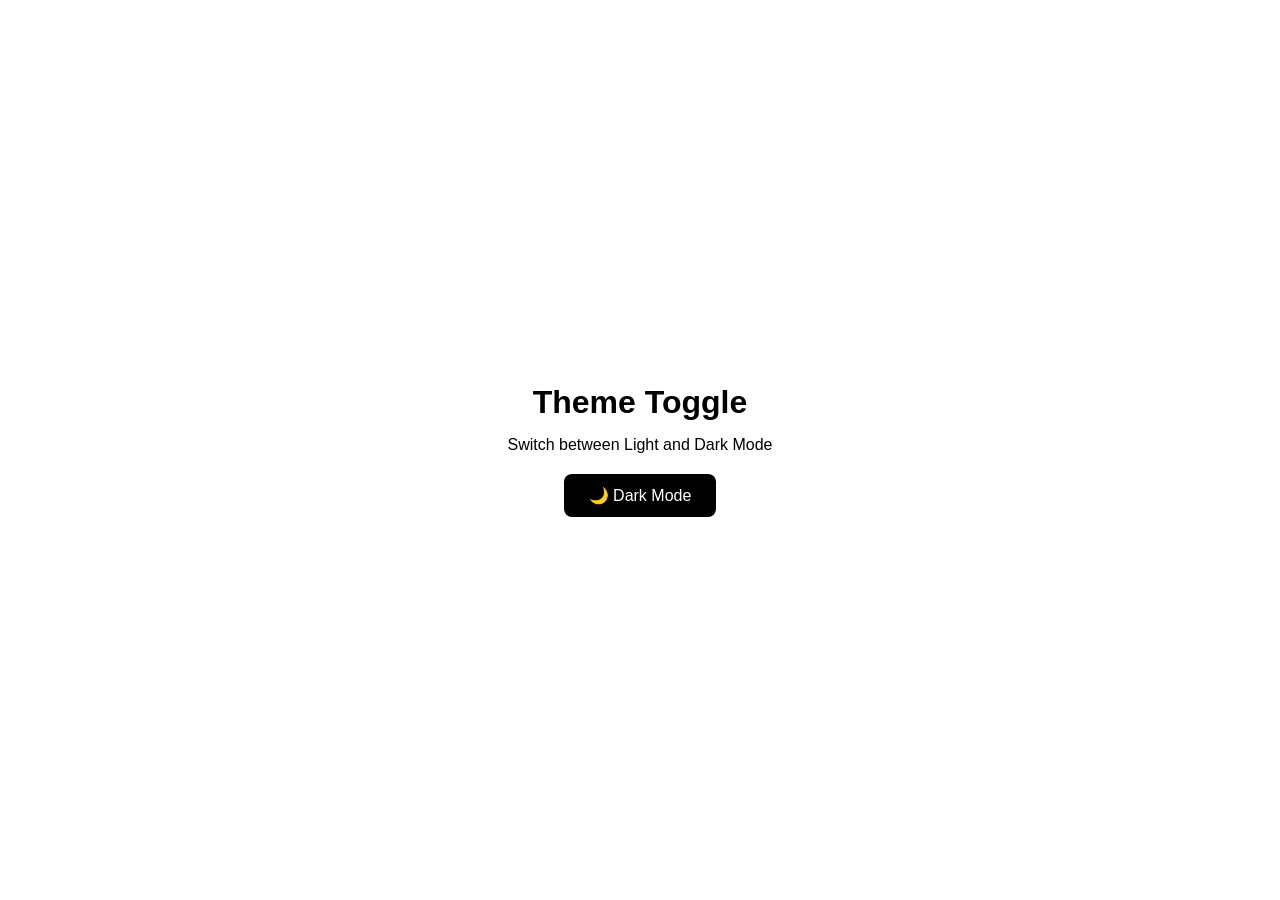
<file: index2.html>
<!DOCTYPE html>
<html lang="en">
<head>
    <meta charset="UTF-8">
    <meta name="viewport" content="width=device-width, initial-scale=1.0">
    <title>Theme Toggle</title>

    <style>
        * {
            margin: 0;
            padding: 0;
            box-sizing: border-box;
        }

        body {
            font-family: Arial, sans-serif;
            min-height: 100vh;

            display: flex;
            justify-content: center;
            align-items: center;

            background-color: white;
            color: black;

            transition: 0.3s;
        }

        .container {
            text-align: center;
        }

        h1 {
            margin-bottom: 15px;
        }

        p {
            margin-bottom: 20px;
        }

        button {
            padding: 12px 25px;
            border: none;
            border-radius: 8px;
            cursor: pointer;

            background-color: black;
            color: white;
            font-size: 16px;
        }

        /* Dark Theme */
        body.dark {
            background-color: #121212;
            color: white;
        }

        body.dark button {
            background-color: white;
            color: black;
        }
    </style>
</head>

<body>

    <div class="container">

        <h1>Theme Toggle</h1>

        <p>Switch between Light and Dark Mode</p>

        <button id="themeBtn">🌙 Dark Mode</button>

    </div>


    <script>

        let button = document.getElementById("themeBtn");

        // Check if user already selected a theme
        let savedTheme = localStorage.getItem("theme");

        if (savedTheme) {

            // Apply saved theme
            if (savedTheme === "dark") {
                document.body.classList.add("dark");
                button.innerText = "☀️ Light Mode";
            }

        } 
        else {

            // If no saved theme, check system preference
            let systemDarkMode =
                window.matchMedia("(prefers-color-scheme: dark)").matches;

            if (systemDarkMode) {
                document.body.classList.add("dark");
                button.innerText = "☀️ Light Mode";
            }
        }


        // Toggle theme when button is clicked
        button.addEventListener("click", function () {

            document.body.classList.toggle("dark");

            // If dark mode is active
            if (document.body.classList.contains("dark")) {

                localStorage.setItem("theme", "dark");

                button.innerText = "☀️ Light Mode";

            } 
            else {

                localStorage.setItem("theme", "light");

                button.innerText = "🌙 Dark Mode";
            }

        });

    </script>

</body>
</html>
</file>
<file: DOM/style.css>
* {
    margin: 0;
    padding: 0;
    box-sizing: border-box;
}

body {
    font-family: Arial, sans-serif;
    background-color: white;
    color: black;
    min-height: 100vh;

    display: flex;
    justify-content: center;
    align-items: center;

    transition: 0.3s;
}

.container {
    text-align: center;
    padding: 40px;
}

h1 {
    font-size: 40px;
    margin-bottom: 15px;
}

p {
    font-size: 18px;
    margin-bottom: 25px;
}

button {
    padding: 12px 25px;
    font-size: 16px;
    border: none;
    border-radius: 8px;
    cursor: pointer;
    background-color: black;
    color: white;
}

button:hover {
    opacity: 0.8;
}

/* Dark Mode */

body.dark {
    background-color: #121212;
    color: white;
}

body.dark button {
    background-color: white;
    color: black;
}
</file>
